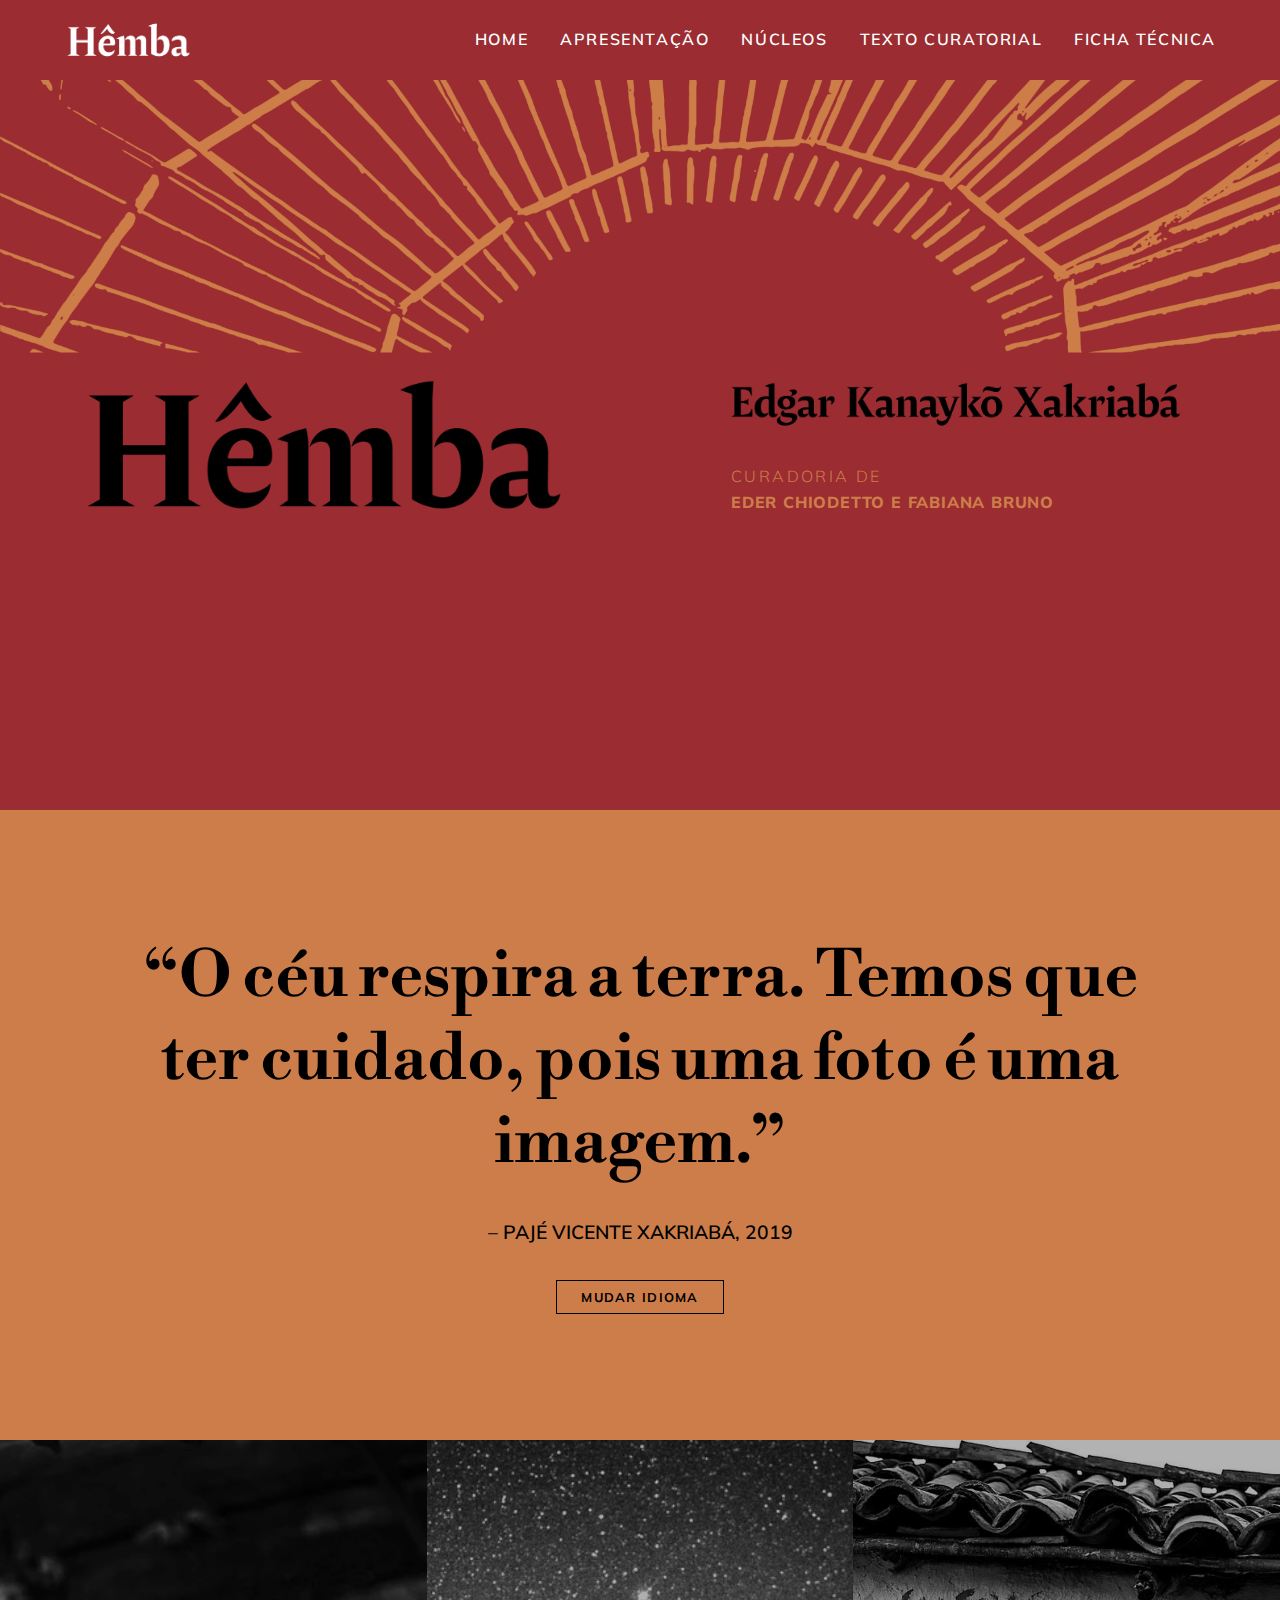
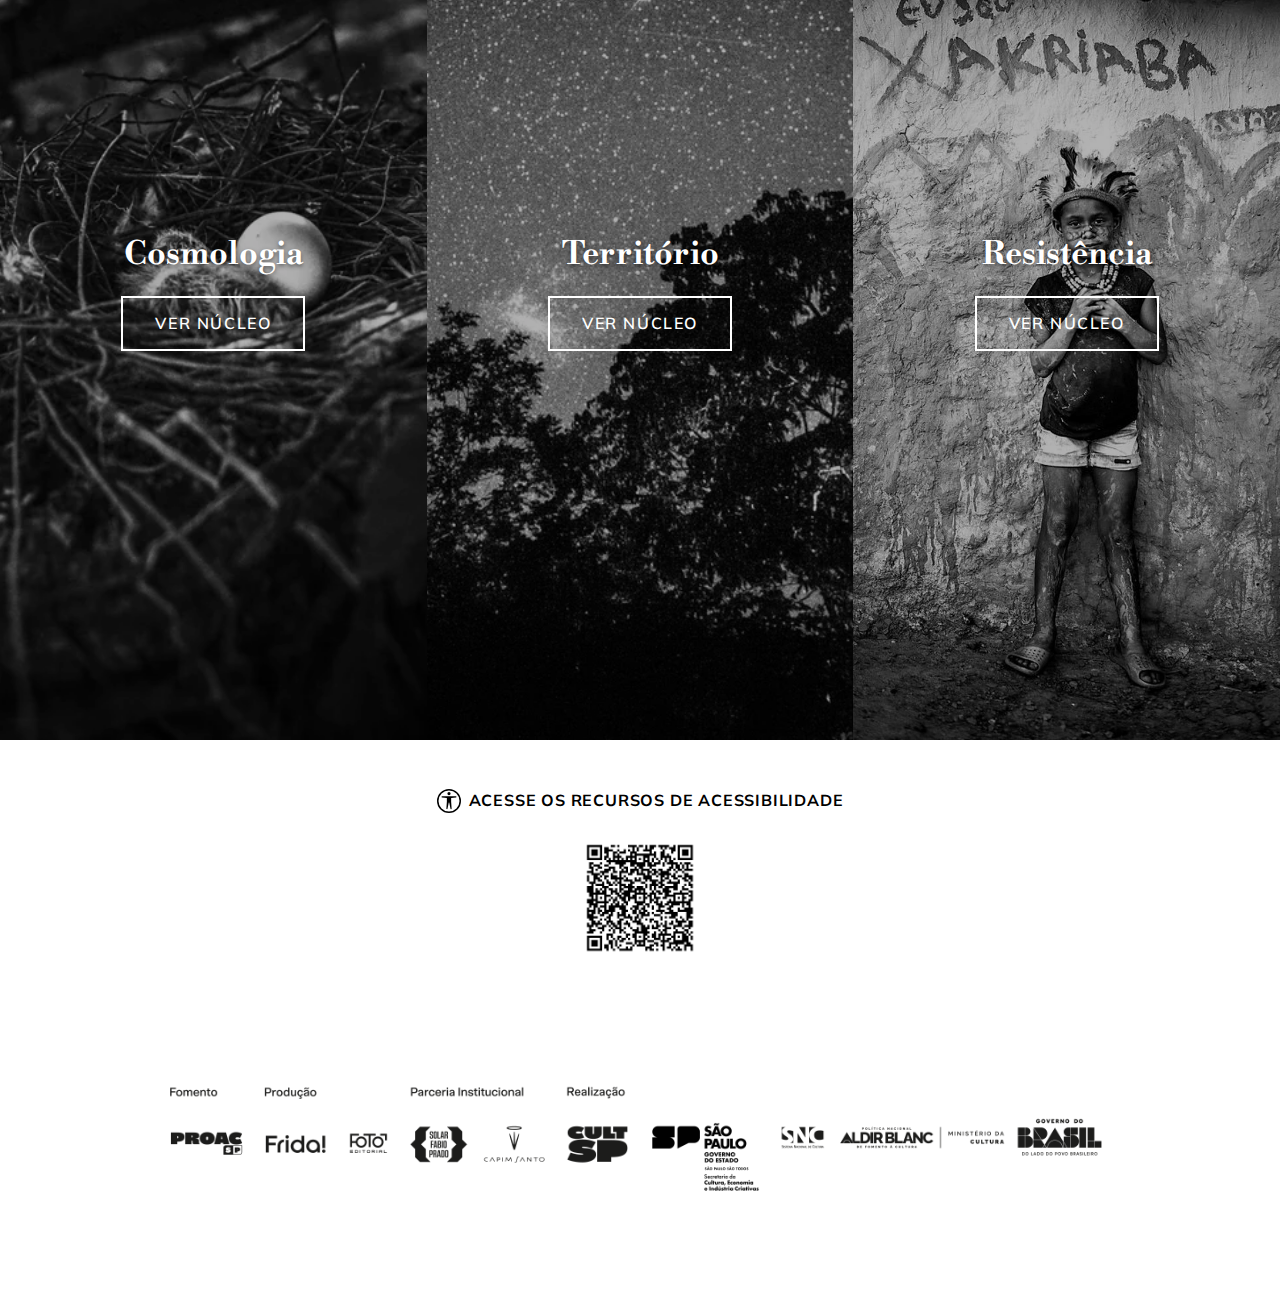
<file: index.html>
<!DOCTYPE html>
<html lang="pt-br">

<head>
    <meta charset="UTF-8">
    <meta name="viewport" content="width=device-width, initial-scale=1.0">
    <title>Hêmba - Edgar Kanaykõ Xakriabá</title>
    <meta name="description"
        content="Exposição virtual Hêmba de Edgar Kanaykõ Xakriabá. Curadoria de Eder Chiodetto e Fabiana Bruno.">

    <!-- Google Fonts -->
    <link rel="preconnect" href="https://fonts.googleapis.com">
    <link rel="preconnect" href="https://fonts.gstatic.com" crossorigin>
    <link
        href="https://fonts.googleapis.com/css2?family=Libre+Bodoni:ital,wght@0,400..700;1,400..700&family=Mulish:wght@300;400;600;700;800&display=swap"
        rel="stylesheet">

    <!-- CSS -->
    <link rel="stylesheet" href="css/style.css">
</head>

<body>

    <!-- Header / Navigation -->
    <header class="site-header">
        <a href="index.html" class="brand-link">
            <img src="assets/img/logos/Titulo_HEMBA_Preto.png" alt="Hêmba" class="header-logo">
        </a>

        <!-- Desktop Nav -->
        <nav class="desktop-nav">
            <ul class="nav-list">
                <li class="nav-item"><a href="index.html" class="nav-link">Home</a></li>
                <li class="nav-item"><a href="apresentacao.html" class="nav-link">Apresentação</a></li>
                <li class="nav-item has-dropdown">
                    <a href="#" class="nav-link">Núcleos</a>
                    <ul class="dropdown-menu">
                        <li><a href="nucleo-cosmologia.html">Cosmologia</a></li>
                        <li><a href="nucleo-territorio.html">Território</a></li>
                        <li><a href="nucleo-resistencia.html">Resistência</a></li>
                    </ul>
                </li>
                <li class="nav-item"><a href="curadoria.html" class="nav-link">Texto Curatorial</a></li>
                <li class="nav-item"><a href="ficha-tecnica.html" class="nav-link">Ficha Técnica</a></li>
            </ul>
        </nav>

        <!-- Burger Menu Button -->
        <div class="burger-menu" aria-label="Menu Mobile">
            <span class="burger-bar"></span>
            <span class="burger-bar"></span>
            <span class="burger-bar"></span>
        </div>
    </header>

    <!-- Mobile Overlay Navigation -->
    <div class="mobile-overlay">
        <ul class="mobile-nav-list">
            <li><a href="index.html" class="mobile-nav-link">Home</a></li>
            <li><a href="apresentacao.html" class="mobile-nav-link">Apresentação</a></li>

            <!-- Mobile Accordion Item -->
            <li class="mobile-accordion-item">
                <div class="accordion-header mobile-nav-link">
                    Núcleos
                    <span class="accordion-icon">+</span>
                </div>
                <ul class="accordion-content">
                    <li><a href="nucleo-cosmologia.html" class="mobile-sub-link">Cosmologia</a></li>
                    <li><a href="nucleo-territorio.html" class="mobile-sub-link">Território</a></li>
                    <li><a href="nucleo-resistencia.html" class="mobile-sub-link">Resistência</a></li>
                </ul>
            </li>

            <li><a href="curadoria.html" class="mobile-nav-link">Texto Curatorial</a></li>
            <li><a href="ficha-tecnica.html" class="mobile-nav-link">Ficha Técnica</a></li>
        </ul>
    </div>

    <!-- MAIN CONTENT -->
    <main>
        <!-- HERO SECTION -->
        <section class="hero-section">
            <img src="assets/img/logos/grafismos_painelprincipal_1920.png" class="hero-bg-pattern" alt=""
                srcset="assets/img/logos/grafismos_painelprincipal_640.png 640w, assets/img/logos/grafismos_painelprincipal_1024.png 1024w, assets/img/logos/grafismos_painelprincipal_1920.png 1920w"
                sizes="100vw">
            <div class="hero-content">
                <!-- Column 1: Title -->
                <div class="hero-col hero-col-title">
                    <img src="assets/img/logos/Titulo_HEMBA_Preto.png" alt="Hêmba" class="hero-title-img">
                </div>

                <!-- Column 2: Artist & Curator -->
                <div class="hero-col hero-col-info">
                    <img src="assets/img/logos/Nome_EDGAR_Preto.png" alt="Edgar Kanaykõ Xakriabá"
                        class="hero-artist-img">

                    <div class="hero-curatorship">
                        <p>Curadoria de</p>
                        <p><strong>Eder Chiodetto e Fabiana Bruno</strong></p>
                    </div>
                </div>
            </div>
        </section>

        <!-- QUOTE SECTION -->
        <section class="quote-section">
            <div class="quote-container">
                <blockquote class="quote-text" id="quote-text">
                    “O céu respira a terra. Temos que ter cuidado, pois uma foto é uma imagem.”
                </blockquote>
                <p class="quote-author" id="quote-author">– Pajé Vicente Xakriabá, 2019</p>
                <button class="quote-translate-btn" id="quote-translate-btn">Mudar idioma</button>
            </div>
        </section>

        <!-- NUCLEOS SECTION -->
        <section class="nucleos-section">
            <div class="nucleo-col" style="background-image: url('assets/img/salacosmo_edgar_01_a_1024.webp');">
                <div class="nucleo-overlay">
                    <h2 class="nucleo-title">Cosmologia</h2>
                    <a href="nucleo-cosmologia.html" class="nucleo-btn">Ver Núcleo</a>
                </div>
            </div>
            <div class="nucleo-col" style="background-image: url('assets/img/salaterri_edgar_02_a.jpg_1024.webp');">
                <div class="nucleo-overlay">
                    <h2 class="nucleo-title">Território</h2>
                    <a href="nucleo-territorio.html" class="nucleo-btn">Ver Núcleo</a>
                </div>
            </div>
            <div class="nucleo-col" style="background-image: url('assets/img/salaresist_edgar_06_1024.webp');">
                <div class="nucleo-overlay">
                    <h2 class="nucleo-title">Resistência</h2>
                    <a href="nucleo-resistencia.html" class="nucleo-btn">Ver Núcleo</a>
                </div>
            </div>
        </section>

        <!-- ACCESSIBILITY SECTION -->
        <section class="accessibility-section">
            <h3 class="access-title">
                <svg xmlns="http://www.w3.org/2000/svg" width="16" height="16" fill="currentColor" class="access-icon"
                    viewBox="0 0 16 16">
                    <path
                        d="M8 4.143A1.071 1.071 0 1 0 8 2a1.071 1.071 0 0 0 0 2.143m-4.668 1.47 3.24.316v2.5l-.323 4.585A.383.383 0 0 0 7 13.14l.826-4.017c.045-.18.301-.18.346 0L9 13.139a.383.383 0 0 0 .752-.125L9.43 8.43v-2.5l3.239-.316a.38.38 0 0 0-.047-.756H3.379a.38.38 0 0 0-.047.756Z" />
                    <path d="M8 0a8 8 0 1 0 0 16A8 8 0 0 0 8 0M1 8a7 7 0 1 1 14 0A7 7 0 0 1 1 8" />
                </svg>
                Acesse os recursos de acessibilidade
            </h3>
            <img src="assets/img/logos/QRHEMBA.png" alt="QR Code para recursos de acessibilidade" class="access-qr">
        </section>

        <!-- LOGOS SECTION -->
        <section class="logos-section">
            <img src="assets/img/logos/ReguadeLogos_PeB.png" alt="Logos dos parceiros e realizadores" class="logos-img">
        </section>
    </main>

    <!-- JS -->
    <script src="js/script.js"></script>

    <!-- VLibras Widget -->
    <div vw class="enabled">
        <div vw-access-button class="active"></div>
        <div vw-plugin-wrapper>
            <div class="vw-plugin-top-wrapper"></div>
        </div>
    </div>
    <script src="https://vlibras.gov.br/app/vlibras-plugin.js"></script>
    <script>
        new window.VLibras.Widget('https://vlibras.gov.br/app');
    </script>
</body>

</html>
</file>
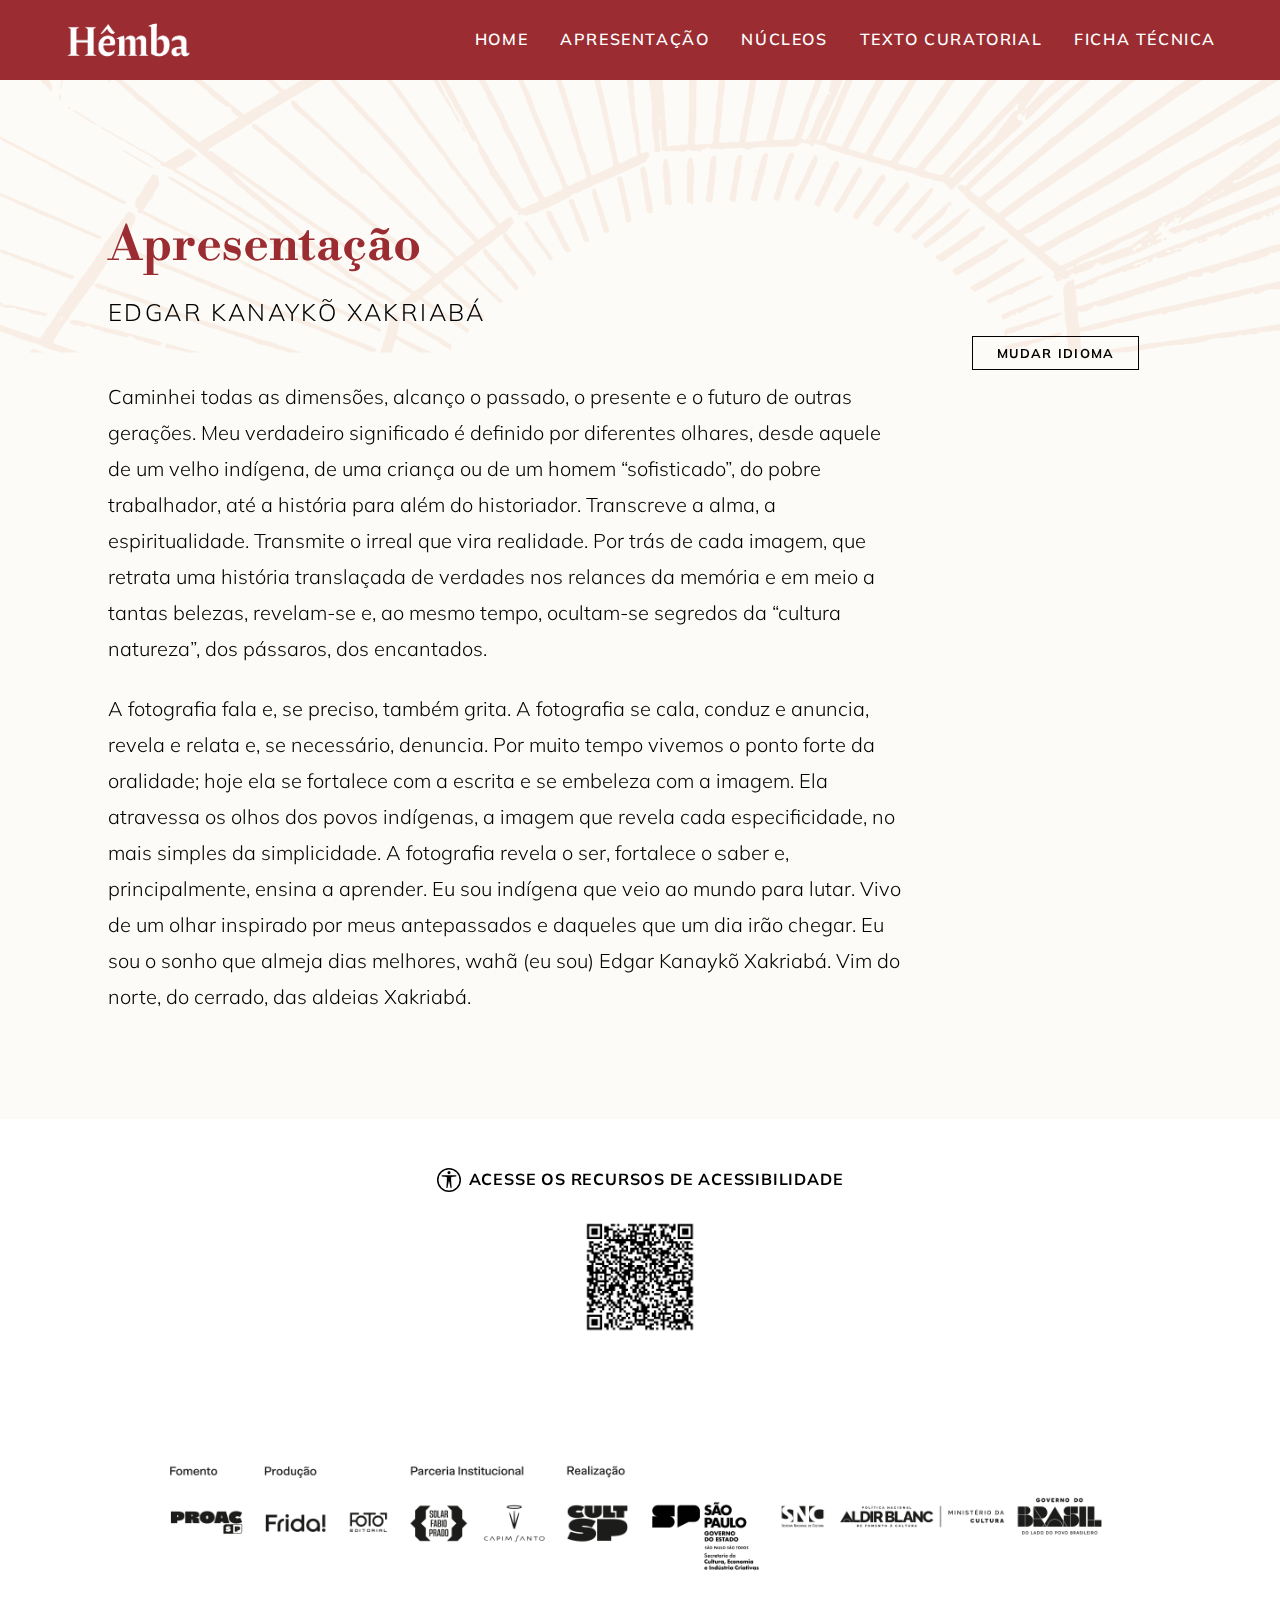
<file: apresentacao.html>
<!DOCTYPE html>
<html lang="pt-br">

<head>
    <meta charset="UTF-8">
    <meta name="viewport" content="width=device-width, initial-scale=1.0">
    <title>Hêmba - Apresentação</title>
    <meta name="description" content="Apresentação - Exposição Hêmba de Edgar Kanaykõ Xakriabá.">

    <!-- Google Fonts -->
    <link rel="preconnect" href="https://fonts.googleapis.com">
    <link rel="preconnect" href="https://fonts.gstatic.com" crossorigin>
    <link
        href="https://fonts.googleapis.com/css2?family=Libre+Bodoni:ital,wght@0,400..700;1,400..700&family=Mulish:wght@300;400;600;700;800&display=swap"
        rel="stylesheet">

    <!-- CSS -->
    <link rel="stylesheet" href="css/style.css">
</head>

<body>

    <!-- Header / Navigation -->
    <header class="site-header">
        <a href="index.html" class="brand-link">
            <img src="assets/img/logos/Titulo_HEMBA_Preto.png" alt="Hêmba" class="header-logo">
        </a>

        <!-- Desktop Nav -->
        <nav class="desktop-nav">
            <ul class="nav-list">
                <li class="nav-item"><a href="index.html" class="nav-link">Home</a></li>
                <li class="nav-item"><a href="apresentacao.html" class="nav-link">Apresentação</a></li>
                <li class="nav-item has-dropdown">
                    <a href="#" class="nav-link">Núcleos</a>
                    <ul class="dropdown-menu">
                        <li><a href="nucleo-cosmologia.html">Cosmologia</a></li>
                        <li><a href="nucleo-territorio.html">Território</a></li>
                        <li><a href="nucleo-resistencia.html">Resistência</a></li>
                    </ul>
                </li>
                <li class="nav-item"><a href="curadoria.html" class="nav-link">Texto Curatorial</a></li>
                <li class="nav-item"><a href="ficha-tecnica.html" class="nav-link">Ficha Técnica</a></li>
            </ul>
        </nav>

        <!-- Burger Menu Button -->
        <div class="burger-menu" aria-label="Menu Mobile">
            <span class="burger-bar"></span>
            <span class="burger-bar"></span>
            <span class="burger-bar"></span>
        </div>
    </header>

    <!-- Mobile Overlay Navigation -->
    <div class="mobile-overlay">
        <ul class="mobile-nav-list">
            <li><a href="index.html" class="mobile-nav-link">Home</a></li>
            <li><a href="apresentacao.html" class="mobile-nav-link">Apresentação</a></li>

            <!-- Mobile Accordion Item -->
            <li class="mobile-accordion-item">
                <div class="accordion-header mobile-nav-link">
                    Núcleos
                    <span class="accordion-icon">+</span>
                </div>
                <ul class="accordion-content">
                    <li><a href="nucleo-cosmologia.html" class="mobile-sub-link">Cosmologia</a></li>
                    <li><a href="nucleo-territorio.html" class="mobile-sub-link">Território</a></li>
                    <li><a href="nucleo-resistencia.html" class="mobile-sub-link">Resistência</a></li>
                </ul>
            </li>

            <li><a href="curadoria.html" class="mobile-nav-link">Texto Curatorial</a></li>
            <li><a href="ficha-tecnica.html" class="mobile-nav-link">Ficha Técnica</a></li>
        </ul>
    </div>

    <!-- MAIN CONTENT -->
    <main>
        <section class="apresentacao-section">
            <img src="assets/img/logos/grafismos_painelprincipal_1920.png" class="hero-bg-pattern text-page-pattern"
                alt=""
                srcset="assets/img/logos/grafismos_painelprincipal_640.png 640w, assets/img/logos/grafismos_painelprincipal_1024.png 1024w, assets/img/logos/grafismos_painelprincipal_1920.png 1920w"
                sizes="100vw">
            <div class="apresentacao-container">

                <div class="apresentacao-main">
                    <h1 class="apresentacao-title">Apresentação</h1>
                    <h2 class="apresentacao-subtitle">Edgar Kanaykõ Xakriabá</h2>

                    <div id="apresentacao-text" class="text-readability">
                        <p>Caminhei todas as dimensões, alcanço o passado, o presente e o futuro de outras gerações. Meu
                            verdadeiro significado é definido por diferentes olhares, desde aquele de um velho indígena,
                            de uma criança ou de um homem “sofisticado”, do pobre trabalhador, até a história para além
                            do historiador. Transcreve a alma, a espiritualidade. Transmite o irreal que vira realidade.
                            Por trás de cada imagem, que retrata uma história translaçada de verdades nos relances da
                            memória e em meio a tantas belezas, revelam-se e, ao mesmo tempo, ocultam-se segredos da
                            “cultura natureza”, dos pássaros, dos encantados.</p>
                        <p>A fotografia fala e, se preciso, também grita. A fotografia se cala, conduz e anuncia, revela
                            e relata e, se necessário, denuncia. Por muito tempo vivemos o ponto forte da oralidade;
                            hoje ela se fortalece com a escrita e se embeleza com a imagem. Ela atravessa os olhos dos
                            povos indígenas, a imagem que revela cada especificidade, no mais simples da simplicidade. A
                            fotografia revela o ser, fortalece o saber e, principalmente, ensina a aprender. Eu sou
                            indígena que veio ao mundo para lutar. Vivo de um olhar inspirado por meus antepassados e
                            daqueles que um dia irão chegar. Eu sou o sonho que almeja dias melhores, wahã (eu sou)
                            Edgar Kanaykõ Xakriabá. Vim do norte, do cerrado, das aldeias Xakriabá.</p>
                    </div>
                </div>

                <div class="apresentacao-sidebar">
                    <button id="apresentacao-translate-btn" class="quote-translate-btn">Mudar idioma</button>
                </div>

            </div>
        </section>

        <!-- ACCESSIBILITY SECTION -->
        <section class="accessibility-section">
            <h3 class="access-title">
                <svg xmlns="http://www.w3.org/2000/svg" width="16" height="16" fill="currentColor" class="access-icon"
                    viewBox="0 0 16 16">
                    <path
                        d="M8 4.143A1.071 1.071 0 1 0 8 2a1.071 1.071 0 0 0 0 2.143m-4.668 1.47 3.24.316v2.5l-.323 4.585A.383.383 0 0 0 7 13.14l.826-4.017c.045-.18.301-.18.346 0L9 13.139a.383.383 0 0 0 .752-.125L9.43 8.43v-2.5l3.239-.316a.38.38 0 0 0-.047-.756H3.379a.38.38 0 0 0-.047.756Z" />
                    <path d="M8 0a8 8 0 1 0 0 16A8 8 0 0 0 8 0M1 8a7 7 0 1 1 14 0A7 7 0 0 1 1 8" />
                </svg>
                Acesse os recursos de acessibilidade
            </h3>
            <img src="assets/img/logos/QRHEMBA.png" alt="QR Code para recursos de acessibilidade" class="access-qr">
        </section>

        <!-- LOGOS SECTION -->
        <section class="logos-section">
            <img src="assets/img/logos/ReguadeLogos_PeB.png" alt="Logos dos parceiros e realizadores" class="logos-img">
        </section>
    </main>

    <!-- JS -->
    <script src="js/script.js"></script>

    <!-- VLibras Widget -->
    <div vw class="enabled">
        <div vw-access-button class="active"></div>
        <div vw-plugin-wrapper>
            <div class="vw-plugin-top-wrapper"></div>
        </div>
    </div>
    <script src="https://vlibras.gov.br/app/vlibras-plugin.js"></script>
    <script>
        new window.VLibras.Widget('https://vlibras.gov.br/app');
    </script>
</body>

</html>
</file>
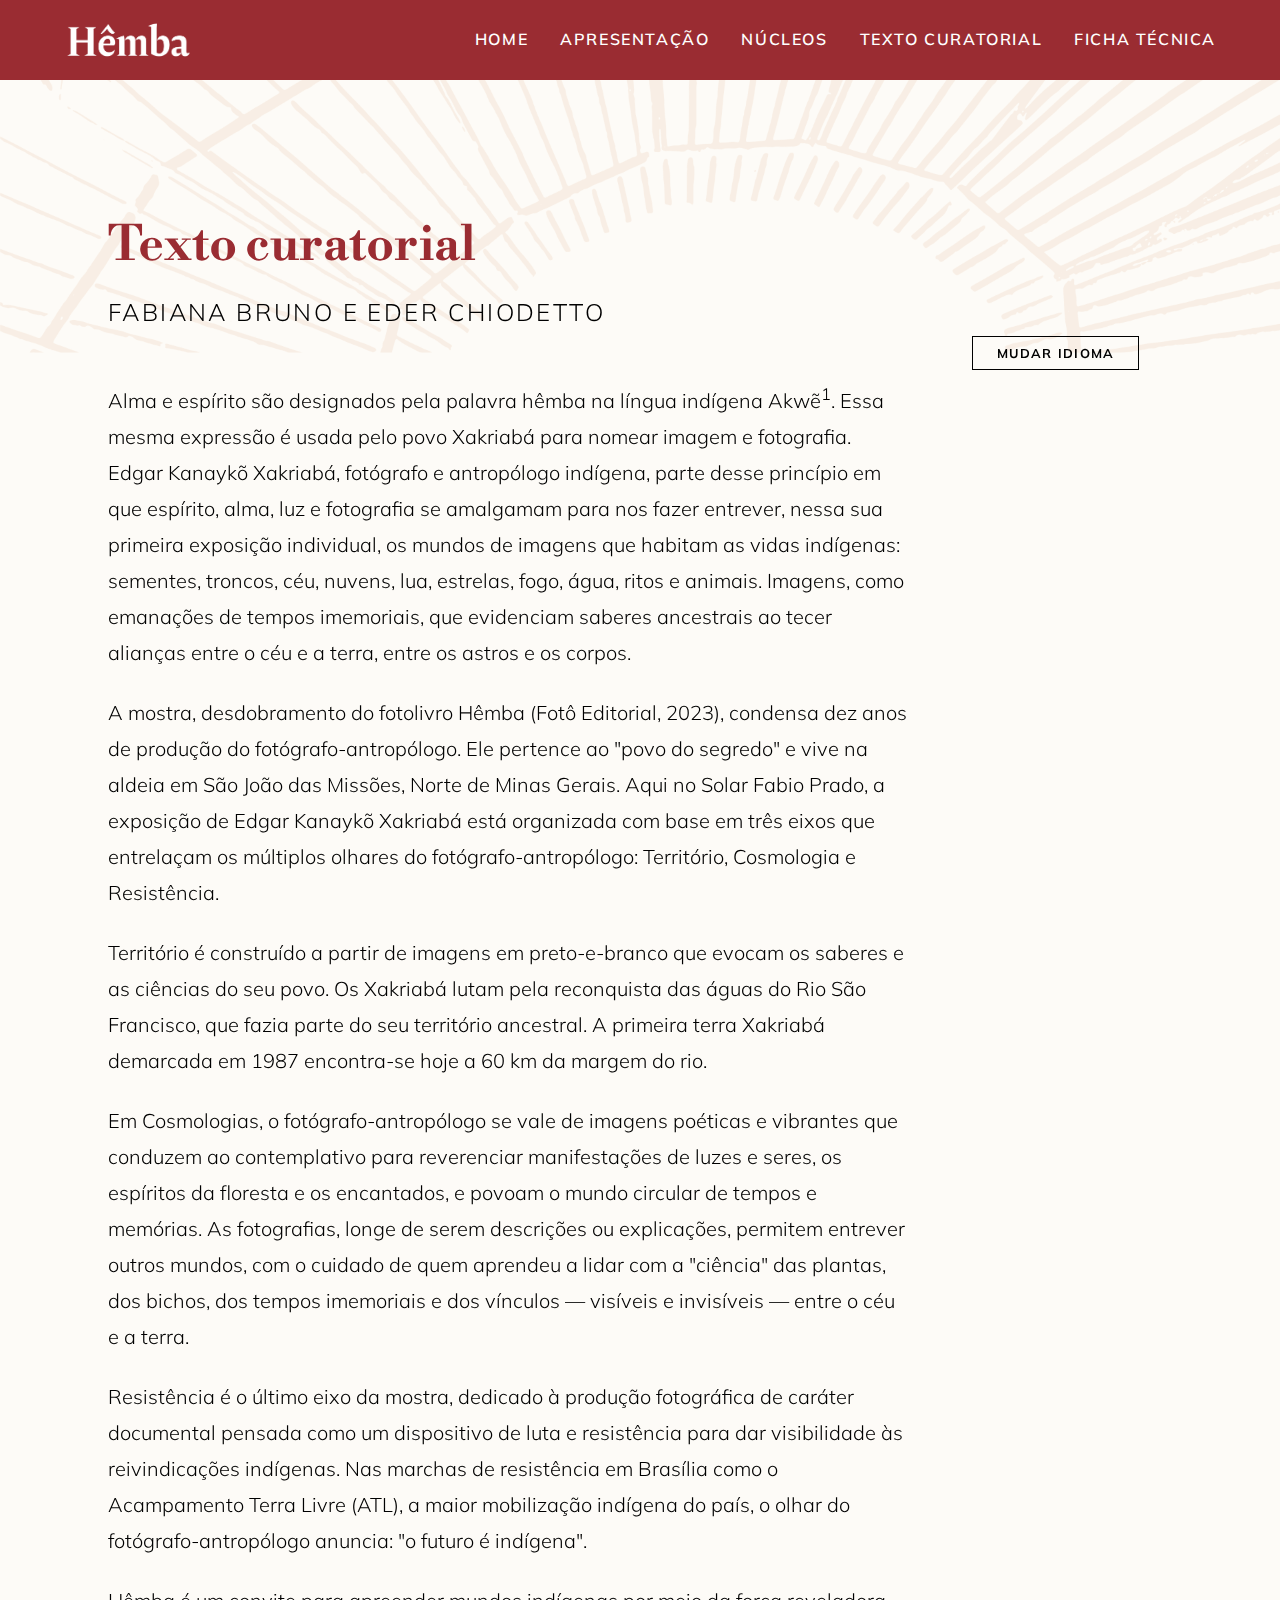
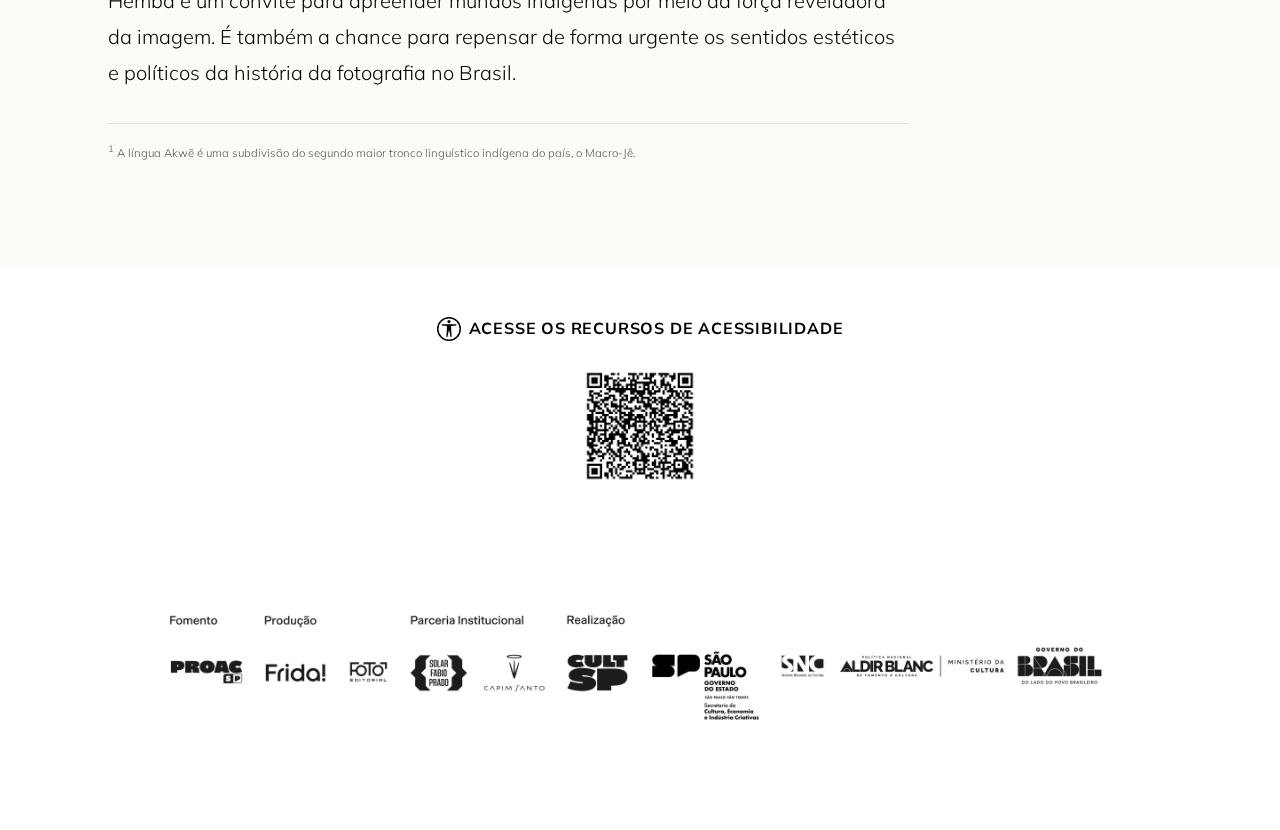
<file: curadoria.html>
<!DOCTYPE html>
<html lang="pt-br">

<head>
    <meta charset="UTF-8">
    <meta name="viewport" content="width=device-width, initial-scale=1.0">
    <title>Hêmba - Texto Curatorial</title>
    <meta name="description" content="Texto Curatorial - Exposição Hêmba de Edgar Kanaykõ Xakriabá.">

    <!-- Google Fonts -->
    <link rel="preconnect" href="https://fonts.googleapis.com">
    <link rel="preconnect" href="https://fonts.gstatic.com" crossorigin>
    <link
        href="https://fonts.googleapis.com/css2?family=Libre+Bodoni:ital,wght@0,400..700;1,400..700&family=Mulish:wght@300;400;600;700;800&display=swap"
        rel="stylesheet">

    <!-- CSS -->
    <link rel="stylesheet" href="css/style.css">
</head>

<body>

    <!-- Header / Navigation -->
    <header class="site-header">
        <a href="index.html" class="brand-link">
            <img src="assets/img/logos/Titulo_HEMBA_Preto.png" alt="Hêmba" class="header-logo">
        </a>

        <!-- Desktop Nav -->
        <nav class="desktop-nav">
            <ul class="nav-list">
                <li class="nav-item"><a href="index.html" class="nav-link">Home</a></li>
                <li class="nav-item"><a href="apresentacao.html" class="nav-link">Apresentação</a></li>
                <li class="nav-item has-dropdown">
                    <a href="#" class="nav-link">Núcleos</a>
                    <ul class="dropdown-menu">
                        <li><a href="nucleo-cosmologia.html">Cosmologia</a></li>
                        <li><a href="nucleo-territorio.html">Território</a></li>
                        <li><a href="nucleo-resistencia.html">Resistência</a></li>
                    </ul>
                </li>
                <li class="nav-item"><a href="curadoria.html" class="nav-link">Texto Curatorial</a></li>
                <li class="nav-item"><a href="ficha-tecnica.html" class="nav-link">Ficha Técnica</a></li>
            </ul>
        </nav>

        <!-- Burger Menu Button -->
        <div class="burger-menu" aria-label="Menu Mobile">
            <span class="burger-bar"></span>
            <span class="burger-bar"></span>
            <span class="burger-bar"></span>
        </div>
    </header>

    <!-- Mobile Overlay Navigation -->
    <div class="mobile-overlay">
        <ul class="mobile-nav-list">
            <li><a href="index.html" class="mobile-nav-link">Home</a></li>
            <li><a href="apresentacao.html" class="mobile-nav-link">Apresentação</a></li>

            <!-- Mobile Accordion Item -->
            <li class="mobile-accordion-item">
                <div class="accordion-header mobile-nav-link">
                    Núcleos
                    <span class="accordion-icon">+</span>
                </div>
                <ul class="accordion-content">
                    <li><a href="nucleo-cosmologia.html" class="mobile-sub-link">Cosmologia</a></li>
                    <li><a href="nucleo-territorio.html" class="mobile-sub-link">Território</a></li>
                    <li><a href="nucleo-resistencia.html" class="mobile-sub-link">Resistência</a></li>
                </ul>
            </li>

            <li><a href="curadoria.html" class="mobile-nav-link">Texto Curatorial</a></li>
            <li><a href="ficha-tecnica.html" class="mobile-nav-link">Ficha Técnica</a></li>
        </ul>
    </div>

    <!-- MAIN CONTENT -->
    <main>
        <section class="apresentacao-section">
            <img src="assets/img/logos/grafismos_painelprincipal_1920.png" class="hero-bg-pattern text-page-pattern"
                alt=""
                srcset="assets/img/logos/grafismos_painelprincipal_640.png 640w, assets/img/logos/grafismos_painelprincipal_1024.png 1024w, assets/img/logos/grafismos_painelprincipal_1920.png 1920w"
                sizes="100vw">
            <div class="apresentacao-container">

                <div class="apresentacao-main">
                    <h1 class="apresentacao-title">Texto curatorial</h1>
                    <h2 class="apresentacao-subtitle">Fabiana Bruno e Eder Chiodetto</h2>

                    <div id="curadoria-text" class="text-readability">
                        <p>Alma e espírito são designados pela palavra hêmba na língua indígena Akwẽ<sup>1</sup>. Essa
                            mesma expressão é usada pelo povo Xakriabá para nomear imagem e fotografia. Edgar Kanaykõ
                            Xakriabá, fotógrafo e antropólogo indígena, parte desse princípio em que espírito, alma, luz
                            e fotografia se amalgamam para nos fazer entrever, nessa sua primeira exposição individual,
                            os mundos de imagens que habitam as vidas indígenas: sementes, troncos, céu, nuvens, lua,
                            estrelas, fogo, água, ritos e animais. Imagens, como emanações de tempos imemoriais, que
                            evidenciam saberes ancestrais ao tecer alianças entre o céu e a terra, entre os astros e os
                            corpos.</p>
                        <p>A mostra, desdobramento do fotolivro Hêmba (Fotô Editorial, 2023), condensa dez anos de
                            produção do fotógrafo-antropólogo. Ele pertence ao "povo do segredo" e vive na aldeia em São
                            João das Missões, Norte de Minas Gerais. Aqui no Solar Fabio Prado, a exposição de Edgar
                            Kanaykõ Xakriabá está organizada com base em três eixos que entrelaçam os múltiplos olhares
                            do fotógrafo-antropólogo: Território, Cosmologia e Resistência.</p>
                        <p>Território é construído a partir de imagens em preto-e-branco que evocam os saberes e as
                            ciências do seu povo. Os Xakriabá lutam pela reconquista das águas do Rio São Francisco, que
                            fazia parte do seu território ancestral. A primeira terra Xakriabá demarcada em 1987
                            encontra-se hoje a 60 km da margem do rio.</p>
                        <p>Em Cosmologias, o fotógrafo-antropólogo se vale de imagens poéticas e vibrantes que conduzem
                            ao contemplativo para reverenciar manifestações de luzes e seres, os espíritos da floresta e
                            os encantados, e povoam o mundo circular de tempos e memórias. As fotografias, longe de
                            serem descrições ou explicações, permitem entrever outros mundos, com o cuidado de quem
                            aprendeu a lidar com a "ciência" das plantas, dos bichos, dos tempos imemoriais e dos
                            vínculos — visíveis e invisíveis — entre o céu e a terra.</p>
                        <p>Resistência é o último eixo da mostra, dedicado à produção fotográfica de caráter documental
                            pensada como um dispositivo de luta e resistência para dar visibilidade às reivindicações
                            indígenas. Nas marchas de resistência em Brasília como o Acampamento Terra Livre (ATL), a
                            maior mobilização indígena do país, o olhar do fotógrafo-antropólogo anuncia: "o futuro é
                            indígena".</p>
                        <p>Hêmba é um convite para apreender mundos indígenas por meio da força reveladora da imagem. É
                            também a chance para repensar de forma urgente os sentidos estéticos e políticos da história
                            da fotografia no Brasil.</p>

                        <p class="footnote"><small><sup>1</sup> A língua Akwẽ é uma subdivisão do segundo maior tronco
                                linguístico indígena do país, o Macro-Jê.</small></p>
                    </div>
                </div>

                <div class="apresentacao-sidebar">
                    <button id="curadoria-translate-btn" class="quote-translate-btn">Mudar idioma</button>
                </div>

            </div>
        </section>

        <!-- ACCESSIBILITY SECTION -->
        <section class="accessibility-section">
            <h3 class="access-title">
                <svg xmlns="http://www.w3.org/2000/svg" width="16" height="16" fill="currentColor" class="access-icon"
                    viewBox="0 0 16 16">
                    <path
                        d="M8 4.143A1.071 1.071 0 1 0 8 2a1.071 1.071 0 0 0 0 2.143m-4.668 1.47 3.24.316v2.5l-.323 4.585A.383.383 0 0 0 7 13.14l.826-4.017c.045-.18.301-.18.346 0L9 13.139a.383.383 0 0 0 .752-.125L9.43 8.43v-2.5l3.239-.316a.38.38 0 0 0-.047-.756H3.379a.38.38 0 0 0-.047.756Z" />
                    <path d="M8 0a8 8 0 1 0 0 16A8 8 0 0 0 8 0M1 8a7 7 0 1 1 14 0A7 7 0 0 1 1 8" />
                </svg>
                Acesse os recursos de acessibilidade
            </h3>
            <img src="assets/img/logos/QRHEMBA.png" alt="QR Code para recursos de acessibilidade" class="access-qr">
        </section>

        <!-- LOGOS SECTION -->
        <section class="logos-section">
            <img src="assets/img/logos/ReguadeLogos_PeB.png" alt="Logos dos parceiros e realizadores" class="logos-img">
        </section>
    </main>

    <!-- JS -->
    <script src="js/script.js"></script>

    <!-- VLibras Widget -->
    <div vw class="enabled">
        <div vw-access-button class="active"></div>
        <div vw-plugin-wrapper>
            <div class="vw-plugin-top-wrapper"></div>
        </div>
    </div>
    <script src="https://vlibras.gov.br/app/vlibras-plugin.js"></script>
    <script>
        new window.VLibras.Widget('https://vlibras.gov.br/app');
    </script>
</body>

</html>
</file>
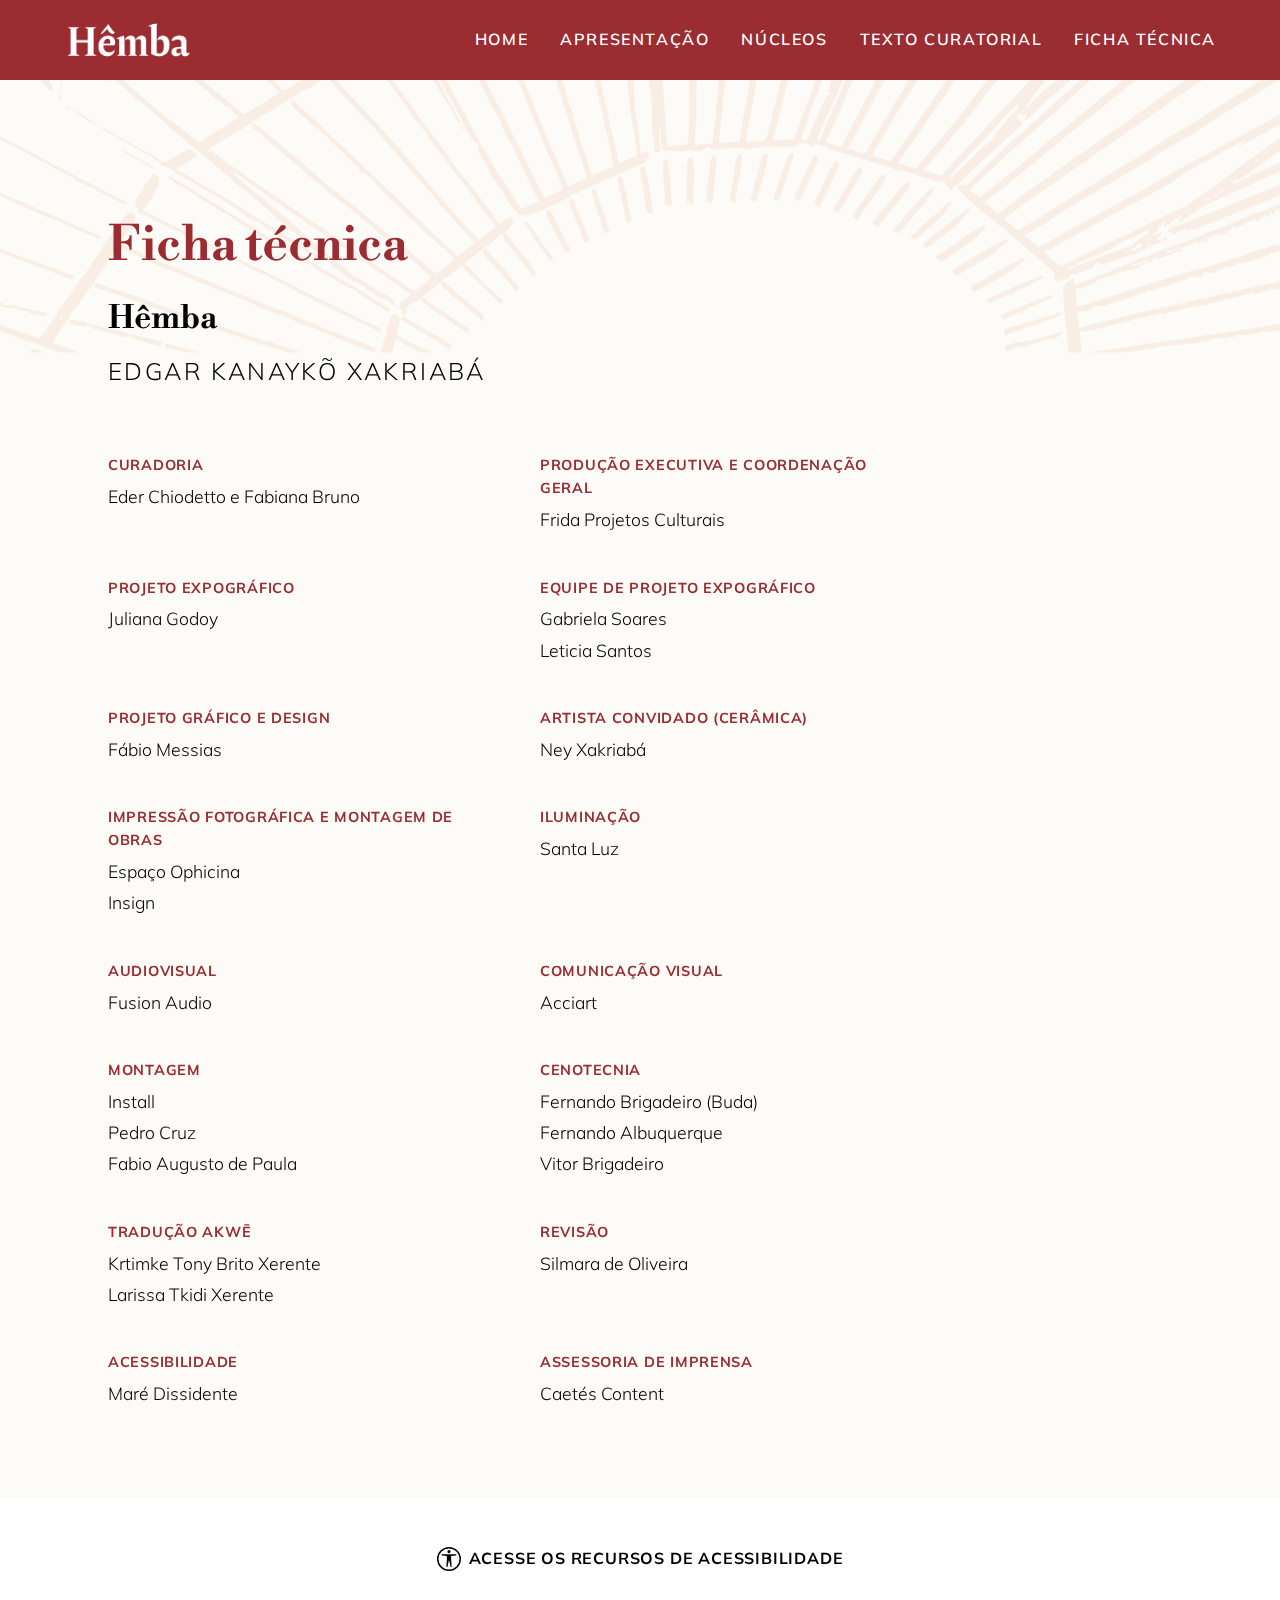
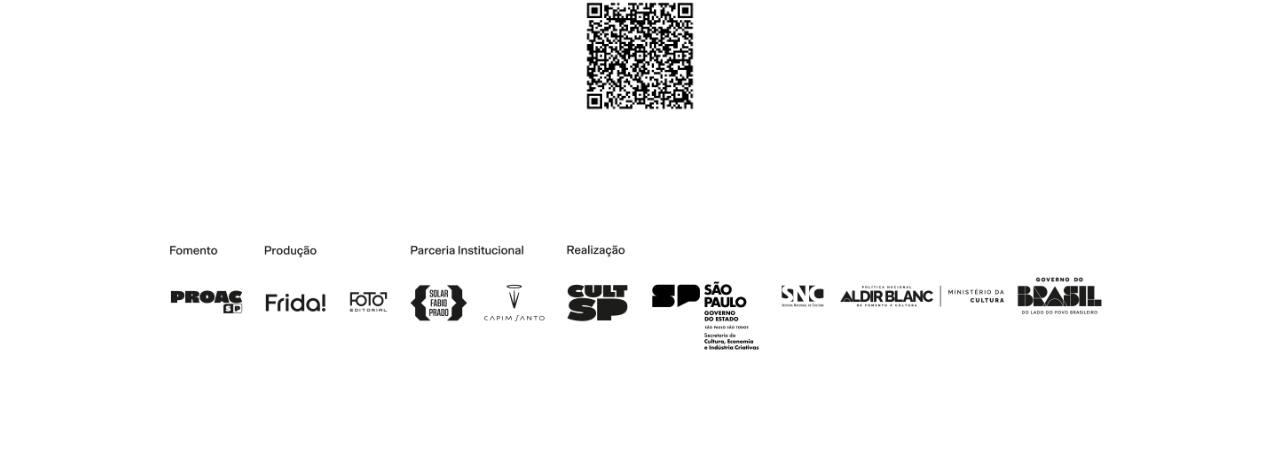
<file: ficha-tecnica.html>
<!DOCTYPE html>
<html lang="pt-br">

<head>
    <meta charset="UTF-8">
    <meta name="viewport" content="width=device-width, initial-scale=1.0">
    <title>Hêmba - Ficha Técnica</title>
    <meta name="description" content="Ficha Técnica - Exposição Hêmba de Edgar Kanaykõ Xakriabá.">

    <!-- Google Fonts -->
    <link rel="preconnect" href="https://fonts.googleapis.com">
    <link rel="preconnect" href="https://fonts.gstatic.com" crossorigin>
    <link
        href="https://fonts.googleapis.com/css2?family=Libre+Bodoni:ital,wght@0,400..700;1,400..700&family=Mulish:wght@300;400;600;700;800&display=swap"
        rel="stylesheet">

    <!-- CSS -->
    <link rel="stylesheet" href="css/style.css">
</head>

<body>

    <!-- Header / Navigation -->
    <header class="site-header">
        <a href="index.html" class="brand-link">
            <img src="assets/img/logos/Titulo_HEMBA_Preto.png" alt="Hêmba" class="header-logo">
        </a>

        <!-- Desktop Nav -->
        <nav class="desktop-nav">
            <ul class="nav-list">
                <li class="nav-item"><a href="index.html" class="nav-link">Home</a></li>
                <li class="nav-item"><a href="apresentacao.html" class="nav-link">Apresentação</a></li>
                <li class="nav-item has-dropdown">
                    <a href="#" class="nav-link">Núcleos</a>
                    <ul class="dropdown-menu">
                        <li><a href="nucleo-cosmologia.html">Cosmologia</a></li>
                        <li><a href="nucleo-territorio.html">Território</a></li>
                        <li><a href="nucleo-resistencia.html">Resistência</a></li>
                    </ul>
                </li>
                <li class="nav-item"><a href="curadoria.html" class="nav-link">Texto Curatorial</a></li>
                <li class="nav-item"><a href="ficha-tecnica.html" class="nav-link">Ficha Técnica</a></li>
            </ul>
        </nav>

        <!-- Burger Menu Button -->
        <div class="burger-menu" aria-label="Menu Mobile">
            <span class="burger-bar"></span>
            <span class="burger-bar"></span>
            <span class="burger-bar"></span>
        </div>
    </header>

    <!-- Mobile Overlay Navigation -->
    <div class="mobile-overlay">
        <ul class="mobile-nav-list">
            <li><a href="index.html" class="mobile-nav-link">Home</a></li>
            <li><a href="apresentacao.html" class="mobile-nav-link">Apresentação</a></li>

            <!-- Mobile Accordion Item -->
            <li class="mobile-accordion-item">
                <div class="accordion-header mobile-nav-link">
                    Núcleos
                    <span class="accordion-icon">+</span>
                </div>
                <ul class="accordion-content">
                    <li><a href="nucleo-cosmologia.html" class="mobile-sub-link">Cosmologia</a></li>
                    <li><a href="nucleo-territorio.html" class="mobile-sub-link">Território</a></li>
                    <li><a href="nucleo-resistencia.html" class="mobile-sub-link">Resistência</a></li>
                </ul>
            </li>

            <li><a href="curadoria.html" class="mobile-nav-link">Texto Curatorial</a></li>
            <li><a href="ficha-tecnica.html" class="mobile-nav-link">Ficha Técnica</a></li>
        </ul>
    </div>

    <!-- MAIN CONTENT -->
    <main>
        <section class="apresentacao-section">
            <img src="assets/img/logos/grafismos_painelprincipal_1920.png" class="hero-bg-pattern text-page-pattern"
                alt=""
                srcset="assets/img/logos/grafismos_painelprincipal_640.png 640w, assets/img/logos/grafismos_painelprincipal_1024.png 1024w, assets/img/logos/grafismos_painelprincipal_1920.png 1920w"
                sizes="100vw">
            <div class="apresentacao-container">

                <div class="apresentacao-main">
                    <h1 class="apresentacao-title">Ficha técnica</h1>

                    <div class="ficha-content">

                        <div class="ficha-main-info">
                            <h2 class="ficha-exhibition">Hêmba</h2>
                            <p class="ficha-artist">Edgar Kanaykõ Xakriabá</p>
                        </div>

                        <div class="ficha-grid">
                            <div class="ficha-item">
                                <h3 class="ficha-role">Curadoria</h3>
                                <p class="ficha-name">Eder Chiodetto e Fabiana Bruno</p>
                            </div>

                            <div class="ficha-item">
                                <h3 class="ficha-role">Produção Executiva e Coordenação Geral</h3>
                                <p class="ficha-name">Frida Projetos Culturais</p>
                            </div>

                            <div class="ficha-item">
                                <h3 class="ficha-role">Projeto Expográfico</h3>
                                <p class="ficha-name">Juliana Godoy</p>
                            </div>

                            <div class="ficha-item">
                                <h3 class="ficha-role">Equipe de projeto expográfico</h3>
                                <p class="ficha-name">Gabriela Soares</p>
                                <p class="ficha-name">Leticia Santos</p>
                            </div>

                            <div class="ficha-item">
                                <h3 class="ficha-role">Projeto Gráfico e Design</h3>
                                <p class="ficha-name">Fábio Messias</p>
                            </div>

                            <div class="ficha-item">
                                <h3 class="ficha-role">Artista convidado (Cerâmica)</h3>
                                <p class="ficha-name">Ney Xakriabá</p>
                            </div>

                            <div class="ficha-item">
                                <h3 class="ficha-role">Impressão Fotográfica e Montagem de obras</h3>
                                <p class="ficha-name">Espaço Ophicina</p>
                                <p class="ficha-name">Insign</p>
                            </div>

                            <div class="ficha-item">
                                <h3 class="ficha-role">Iluminação</h3>
                                <p class="ficha-name">Santa Luz</p>
                            </div>

                            <div class="ficha-item">
                                <h3 class="ficha-role">Audiovisual</h3>
                                <p class="ficha-name">Fusion Audio</p>
                            </div>

                            <div class="ficha-item">
                                <h3 class="ficha-role">Comunicação Visual</h3>
                                <p class="ficha-name">Acciart</p>
                            </div>

                            <div class="ficha-item">
                                <h3 class="ficha-role">Montagem</h3>
                                <p class="ficha-name">Install</p>
                                <p class="ficha-name">Pedro Cruz</p>
                                <p class="ficha-name">Fabio Augusto de Paula</p>
                            </div>

                            <div class="ficha-item">
                                <h3 class="ficha-role">Cenotecnia</h3>
                                <p class="ficha-name">Fernando Brigadeiro (Buda)</p>
                                <p class="ficha-name">Fernando Albuquerque</p>
                                <p class="ficha-name">Vitor Brigadeiro</p>
                            </div>

                            <div class="ficha-item">
                                <h3 class="ficha-role">Tradução AKWĒ</h3>
                                <p class="ficha-name">Krtimke Tony Brito Xerente</p>
                                <p class="ficha-name">Larissa Tkidi Xerente</p>
                            </div>

                            <div class="ficha-item">
                                <h3 class="ficha-role">Revisão</h3>
                                <p class="ficha-name">Silmara de Oliveira</p>
                            </div>

                            <div class="ficha-item">
                                <h3 class="ficha-role">Acessibilidade</h3>
                                <p class="ficha-name">Maré Dissidente</p>
                            </div>

                            <div class="ficha-item">
                                <h3 class="ficha-role">Assessoria de Imprensa</h3>
                                <p class="ficha-name">Caetés Content</p>
                            </div>
                        </div>

                    </div>
                </div>

                <!-- Empty sidebar to maintain layout alignment if needed, or remove to center -->
                <!-- Use toggle-container class for empty sidebar match? -->
                <div class="apresentacao-sidebar">
                    <!-- No button -->
                </div>

            </div>
        </section>

        <!-- ACCESSIBILITY SECTION -->
        <section class="accessibility-section">
            <h3 class="access-title">
                <svg xmlns="http://www.w3.org/2000/svg" width="16" height="16" fill="currentColor" class="access-icon"
                    viewBox="0 0 16 16">
                    <path
                        d="M8 4.143A1.071 1.071 0 1 0 8 2a1.071 1.071 0 0 0 0 2.143m-4.668 1.47 3.24.316v2.5l-.323 4.585A.383.383 0 0 0 7 13.14l.826-4.017c.045-.18.301-.18.346 0L9 13.139a.383.383 0 0 0 .752-.125L9.43 8.43v-2.5l3.239-.316a.38.38 0 0 0-.047-.756H3.379a.38.38 0 0 0-.047.756Z" />
                    <path d="M8 0a8 8 0 1 0 0 16A8 8 0 0 0 8 0M1 8a7 7 0 1 1 14 0A7 7 0 0 1 1 8" />
                </svg>
                Acesse os recursos de acessibilidade
            </h3>
            <img src="assets/img/logos/QRHEMBA.png" alt="QR Code para recursos de acessibilidade" class="access-qr">
        </section>

        <!-- LOGOS SECTION -->
        <section class="logos-section">
            <img src="assets/img/logos/ReguadeLogos_PeB.png" alt="Logos dos parceiros e realizadores" class="logos-img">
        </section>
    </main>

    <!-- JS -->
    <script src="js/script.js"></script>

    <!-- VLibras Widget -->
    <div vw class="enabled">
        <div vw-access-button class="active"></div>
        <div vw-plugin-wrapper>
            <div class="vw-plugin-top-wrapper"></div>
        </div>
    </div>
    <script src="https://vlibras.gov.br/app/vlibras-plugin.js"></script>
    <script>
        new window.VLibras.Widget('https://vlibras.gov.br/app');
    </script>
</body>

</html>
</file>
<file: css/style.css>
/* CSS Variables & Theme Setup */
:root {
    --primary-red: #9a2c32;
    --secondary-ochre: #cd7d49;
    --white: #ffffff;
    --black: #000000;

    --font-display: 'Libre Bodoni', serif;
    --font-body: 'Mulish', sans-serif;

    --header-height: 80px;
}

/* Reset & Base Styles */
* {
    margin: 0;
    padding: 0;
    box-sizing: border-box;
}

html {
    scroll-behavior: smooth;
    font-size: 16px;
}

body {
    font-family: var(--font-body);
    font-weight: 400;
    color: var(--black);
    background-color: var(--white);
    line-height: 1.6;
    overflow-x: hidden;
}

img {
    max-width: 100%;
    height: auto;
    display: block;
    object-fit: cover;
}

a {
    text-decoration: none;
    color: inherit;
    transition: color 0.3s ease;
}

a:focus-visible,
button:focus-visible,
summary:focus-visible {
    outline: 2px dashed var(--black);
    outline-offset: 4px;
}

ul {
    list-style: none;
}

/* Typography Classes */
.h1-display {
    font-family: var(--font-display);
    font-weight: 700;
    line-height: 1.1;
}

.text-body {
    font-family: var(--font-body);
}

/* HEADER STYLE */
.site-header {
    position: fixed;
    top: 0;
    left: 0;
    width: 100%;
    height: var(--header-height);
    background-color: var(--primary-red);
    /* Changed to primary-red */
    display: flex;
    align-items: center;
    justify-content: space-between;
    padding: 0 5%;
    z-index: 1000;
    padding: 0 5%;
    z-index: 1000;
    transition: background-color 0.3s ease, transform 0.3s ease;
}

.site-header.hidden {
    transform: translateY(-100%);
}

.brand-link {
    display: flex;
    align-items: center;
    height: 100%;
    transition: opacity 0.3s ease;
}

.header-logo {
    height: 40px;
    /* Resize logo */
    width: auto;
    object-fit: contain;
    filter: brightness(0) invert(1);
    /* Make logo white */
}

/* Desktop Navigation */
.desktop-nav {
    display: none;
    /* Mobile first hidden */
}

@media (min-width: 1024px) {
    .desktop-nav {
        display: block;
    }

    .nav-list {
        display: flex;
        gap: 2rem;
        align-items: center;
    }

    .nav-item {
        position: relative;
    }

    .nav-link {
        font-family: var(--font-body);
        font-size: 1rem;
        font-weight: 600;
        text-transform: uppercase;
        letter-spacing: 0.1em;
        position: relative;
        color: var(--white);
        /* White text for better reading on red bg */
    }

    .nav-link::after {
        content: '';
        position: absolute;
        bottom: -4px;
        left: 0;
        width: 0%;
        height: 2px;
        background-color: var(--white);
        /* White underline */
        transition: width 0.3s ease;
    }

    .nav-link:hover::after,
    .nav-item:hover .nav-link::after {
        width: 100%;
    }

    /* Dropdown */
    .dropdown-menu {
        position: absolute;
        top: 100%;
        left: 0;
        background-color: var(--primary-red);
        /* Match Header BG */
        min-width: 180px;
        padding: 0.5rem 0;
        box-shadow: 0 4px 12px rgba(0, 0, 0, 0.2);
        opacity: 0;
        visibility: hidden;
        transform: translateY(10px);
        transition: all 0.3s ease;
        border-top: 1px solid rgba(255, 255, 255, 0.2);
    }

    .nav-item.has-dropdown:hover .dropdown-menu {
        opacity: 1;
        visibility: visible;
        transform: translateY(0);
    }

    .dropdown-menu li a {
        display: block;
        padding: 0.75rem 1.5rem;
        font-size: 0.9rem;
        /* Slightly smaller than main nav */
        font-weight: 600;
        text-transform: uppercase;
        letter-spacing: 0.1em;
        color: var(--white);
        /* White text */
        transition: background-color 0.3s ease;
    }

    .dropdown-menu li a:hover {
        background-color: var(--secondary-ochre);
        /* Ochre on hover */
        color: var(--white);
    }
}

/* Mobile Menu Button */
.burger-menu {
    display: flex;
    flex-direction: column;
    justify-content: space-between;
    width: 30px;
    height: 20px;
    cursor: pointer;
    z-index: 1001;
    /* Above overlay */
}

@media (min-width: 1024px) {
    .burger-menu {
        display: none;
    }
}

.burger-bar {
    width: 100%;
    height: 3px;
    background-color: var(--white);
    /* White burger menu on red bg */
    transition: all 0.3s ease;
}

/* Burger Animation State */
.mobile-active .burger-bar:nth-child(1) {
    transform: rotate(45deg) translate(6px, 6px);
    background-color: var(--white);
}

.mobile-active .burger-bar:nth-child(2) {
    opacity: 0;
}

.mobile-active .burger-bar:nth-child(3) {
    transform: rotate(-45deg) translate(6px, -6px);
    background-color: var(--white);
}

/* Mobile Overlay */
.mobile-overlay {
    position: fixed;
    top: 0;
    left: 0;
    width: 100%;
    height: 100vh;
    background-color: var(--primary-red);
    display: flex;
    flex-direction: column;
    justify-content: center;
    /* Center vertically */
    align-items: flex-start;
    /* Left Align */
    padding-left: 10%;
    /* Left padding */
    transform: translateX(100%);
    transition: transform 0.4s cubic-bezier(0.77, 0, 0.175, 1);
    z-index: 1000;
}

.mobile-overlay.active {
    transform: translateX(0);
}

.mobile-nav-list {
    text-align: left;
    /* Left Align */
    display: flex;
    flex-direction: column;
    gap: 1.5rem;
    width: 100%;
}

.mobile-nav-link {
    font-family: var(--font-body);
    /* Changed to Mulish */
    font-size: 2rem;
    color: var(--white);
    font-weight: 700;
    text-transform: uppercase;
    /* All Caps */
    opacity: 0;
    transform: translateY(20px);
    transition: all 0.4s ease;
    cursor: pointer;
    display: flex;
    align-items: center;
    justify-content: space-between;
    width: 100%;
    max-width: 300px;
}

/* Mobile Accordion */
.accordion-content {
    max-height: 0;
    overflow: hidden;
    transition: max-height 0.3s ease;
    padding-left: 1rem;
    display: flex;
    flex-direction: column;
    gap: 1rem;
    margin-top: 0.5rem;
}

.accordion-content.open {
    max-height: 200px;
    /* Arbitrary large enough height */
}

.mobile-sub-link {
    font-family: var(--font-body);
    font-size: 1.2rem;
    color: var(--white);
    text-transform: uppercase;
    /* Ensure Uppercase */
    text-decoration: none;
    display: block;
    opacity: 0.8;
}

.accordion-icon {
    font-size: 1.5rem;
    transition: transform 0.3s ease;
}

.mobile-accordion-item.active .accordion-icon {
    transform: rotate(45deg);
}


.mobile-overlay.active .mobile-nav-link {
    opacity: 1;
    transform: translateY(0);
}

/* Stagger animation for mobile links */
.mobile-overlay.active li:nth-child(1) .mobile-nav-link {
    transition-delay: 0.1s;
}

.mobile-overlay.active li:nth-child(2) .mobile-nav-link {
    transition-delay: 0.2s;
}

.mobile-overlay.active li:nth-child(3) .mobile-nav-link {
    transition-delay: 0.3s;
}

.mobile-overlay.active li:nth-child(4) .mobile-nav-link {
    transition-delay: 0.4s;
}

.mobile-overlay.active li:nth-child(5) .mobile-nav-link {
    transition-delay: 0.5s;
}


/* HERO SECTION */
.hero-section {
    min-height: 90vh;
    width: 100%;
    background-color: var(--primary-red);
    display: flex;
    align-items: center;
    justify-content: center;
    position: relative;
    padding-top: var(--header-height);
}

.hero-bg-pattern {
    position: absolute;
    top: 0;
    left: 0;
    width: 100%;
    height: auto;
    min-height: 30vh;
    /* Minimum height for mobile visibility */
    object-fit: cover;
    /* prevents distortion if min-height changes aspect ratio */
    object-position: top center;
    /* keeps top aligned and centers horizontally */
    z-index: 1;
    pointer-events: none;
}

.hero-content {
    display: grid;
    grid-template-columns: 1fr;
    gap: 3rem;
    align-items: center;
    max-width: 1400px;
    width: 90%;
    z-index: 2;
    text-align: center;
    /* Center align for mobile */
    justify-items: center;
    /* Center grid items mobile */
}

/* 2-Column Desktop Layout */
@media (min-width: 1024px) {
    .hero-content {
        grid-template-columns: 1fr 1fr;
        /* Side by Side */
        text-align: left;
    }

    .hero-col-title {
        display: flex;
        justify-content: flex-end;
        /* Push to center line */
        padding-right: 2rem;
        border-right: 0px solid rgba(0, 0, 0, 0.1);
        /* Subtle separation optional, can remove */
    }

    .hero-col-info {
        display: flex;
        flex-direction: column;
        justify-content: center;
        align-items: flex-start;
        padding-left: 2rem;
    }

    /* Larger Artist Logo on Desktop */
    .hero-artist-img {
        width: 450px !important;
        /* Force larger size on desktop */
    }
}

.hero-title-img {
    max-width: 100%;
    width: 500px;
    /* Adjusted size */
}

.hero-artist-img {
    max-width: 100%;
    width: 350px;
    margin-bottom: 2rem;
}

.hero-curatorship {
    font-family: var(--font-body);
    font-weight: 300;
    text-transform: uppercase;
    letter-spacing: 0.15em;
    color: var(--secondary-ochre);
    font-size: 1rem;
}

.hero-curatorship strong {
    font-weight: 800;
    /* Extra bold for readability */
    letter-spacing: 0.05em;
    /* Slightly reduce spacing for heavier weight */
}

/* QUOTE SECTION */
.quote-section {
    min-height: 70vh;
    /* Changed from height to min-height */
    /* As requested */
    background-color: var(--secondary-ochre);
    display: flex;
    align-items: center;
    justify-content: center;
    padding: 4rem 10%;
    /* Added vertical padding for safety */
}

.quote-container {
    max-width: 1000px;
    text-align: center;
}

.quote-text {
    font-family: var(--font-display);
    font-size: clamp(2rem, 5vw, 4rem);
    color: var(--black);
    /* Changed to black */
    font-weight: 700;
    /* Increased weight */
    line-height: 1.3;
    margin-bottom: 2rem;
    transition: opacity 0.5s ease;
    /* Animation */
}

.quote-author {
    font-family: var(--font-body);
    font-size: 1.2rem;
    color: var(--black);
    font-weight: 600;
    text-transform: uppercase;
    /* Uppercase Author */
    transition: opacity 0.5s ease;
    /* Animation */
}

.quote-translate-btn {
    background: none;
    border: 1px solid var(--black);
    color: var(--black);
    font-family: var(--font-body);
    font-size: 0.8rem;
    font-weight: 700;
    text-transform: uppercase;
    padding: 0.5rem 1.5rem;
    margin-top: 2rem;
    cursor: pointer;
    transition: all 0.3s ease;
    letter-spacing: 0.1em;
}

.quote-translate-btn:hover {
    background-color: var(--black);
    color: var(--white);
}

.dud {
    color: var(--secondary-ochre);
    opacity: 0.5;
}

.opacity-0 {
    opacity: 0;
}

/* NUCLEOS SECTION */
.nucleos-section {
    width: 100%;
    min-height: 100vh;
    /* Default height */
    display: flex;
    flex-direction: column;
}

.nucleo-col {
    position: relative;
    flex: 1;
    background-size: cover;
    background-position: center;
    display: flex;
    align-items: center;
    justify-content: center;
    min-height: 33vh;
    /* Mobile split height */
}

.nucleo-overlay {
    position: absolute;
    /* Force full cover */
    top: 0;
    left: 0;
    background-color: rgba(0, 0, 0, 0.4);
    /* Dark overlay for text contrast */
    width: 100%;
    height: 100%;
    display: flex;
    flex-direction: column;
    align-items: center;
    justify-content: center;
    opacity: 1;
    /* Always visible on mobile or change to hover logic for desktop */
    transition: background-color 0.3s ease;
    padding: 1rem;
    text-align: center;
}

.nucleo-title {
    font-family: var(--font-display);
    color: var(--white);
    font-size: 2rem;
    margin-bottom: 1rem;
    text-shadow: 0 2px 4px rgba(0, 0, 0, 0.5);
}

.nucleo-btn {
    display: inline-block;
    padding: 0.8rem 2rem;
    background-color: transparent;
    border: 2px solid var(--white);
    color: var(--white);
    font-family: var(--font-body);
    text-transform: uppercase;
    font-weight: 600;
    letter-spacing: 0.1em;
    transition: all 0.3s ease;
}

.nucleo-btn:hover {
    background-color: var(--white);
    color: var(--primary-red);
}

/* Desktop Grid Layout */
@media (min-width: 1024px) {
    .nucleos-section {
        flex-direction: row;
        /* Horizontal layout */
        height: 100vh;
        /* Lock height */
        min-height: auto;
    }

    .nucleo-col {
        height: 100%;
        transition: flex 0.5s ease;
        flex: 1;
    }

    /* Optional: Expand on hover effect */
    .nucleo-col:hover {
        flex: 1.5;
    }

    .nucleo-overlay {
        background-color: rgba(0, 0, 0, 0.3);
    }

    .nucleo-col:hover .nucleo-overlay {
        background-color: rgba(0, 0, 0, 0.5);
    }
}

.apresentacao-section {
    position: relative;
    /* Ensure positioning context for absolute bg */
}

.text-page-pattern {
    opacity: 0.1;
    /* Very light gray effect */
    mix-blend-mode: multiply;
    /* Optional: helps blend with white bg */
}

/* ACCESSIBILITY SECTION */
.accessibility-section {
    padding: 3rem 10% 0 10%;
    /* Top padding, no bottom as logos has top padding */
    background-color: var(--white);
    display: flex;
    justify-content: center;
    align-items: center;
    flex-direction: column;
    text-align: center;
    gap: 1.5rem;
}

.access-title {
    font-family: var(--font-body);
    font-size: 1rem;
    font-weight: 700;
    color: var(--black);
    text-transform: uppercase;
    letter-spacing: 0.05em;
    display: flex;
    align-items: center;
    justify-content: center;
    gap: 0.5rem;
}

.access-icon {
    width: 24px;
    height: 24px;
    fill: var(--black);
}

.access-qr {
    width: 120px;
    height: auto;
}

/* LOGOS SECTION */
.logos-section {
    padding: 5rem 10%;
    background-color: var(--white);
    display: flex;
    justify-content: center;
    align-items: center;
}

.logos-img {
    max-width: 100%;
    width: 1000px;
    /* Increased size */
    opacity: 1;
}

/* Footer simple */
footer {
    text-align: center;
    padding: 1rem;
    font-size: 0.8rem;
    color: #666;
    background-color: var(--white);
}

/* APRESENTACAO PAGE */
.apresentacao-section {
    padding-top: calc(var(--header-height) + 8rem);
    /* Header space + generous top padding */
    padding-bottom: 5rem;
    min-height: 80vh;
    background-color: #fdfbf7;
    /* Very light warm tone for readability */
}

.apresentacao-container {
    max-width: 1200px;
    width: 90%;
    margin: 0 auto;
    display: grid;
    grid-template-columns: 2fr 1fr;
    /* Narrower text column */
    gap: 4rem;
    position: relative;
    /* Ensure content is above bg pattern */
    z-index: 2;
}

@media (max-width: 768px) {
    .apresentacao-container {
        grid-template-columns: 1fr;
    }
}

.apresentacao-title {
    font-family: var(--font-display);
    font-size: 3rem;
    margin-bottom: 0.5rem;
    text-align: left;
    /* Left align */
    color: var(--primary-red);
}

.apresentacao-subtitle {
    font-family: var(--font-body);
    font-size: 1.5rem;
    font-weight: 300;
    color: var(--black);
    text-transform: uppercase;
    letter-spacing: 0.1em;
    margin-bottom: 3rem;
    text-align: left;
}

.text-readability {
    max-width: 80ch;
    /* Increased width */
    font-family: var(--font-body);
    font-size: 1.25rem;
    line-height: 1.8;
    color: var(--black);
    font-weight: 300;
    text-align: left;
}

.text-readability p {
    margin-bottom: 1.5rem;
    transition: opacity 0.5s ease;
}

/* Sidebar for Toggle */
.apresentacao-sidebar {
    display: flex;
    justify-content: flex-start;
    align-items: flex-start;
}

.apresentacao-sidebar .quote-translate-btn {
    margin-top: 0;
    /* Reset margin from quote usage */
}

/* Desktop Grid */
@media (min-width: 1024px) {
    .apresentacao-container {
        grid-template-columns: 80ch minmax(200px, auto);
        /* 80ch column + auto sidebar */
        justify-content: center;
        /* Center the grid */
        gap: 4rem;
    }

    .apresentacao-sidebar {
        padding-top: 8rem;
        /* Align approx with text start or visually pleasing */
        position: sticky;
        top: 200px;
        height: fit-content;
    }
}

.back-btn {
    display: inline-block;
    font-family: var(--font-body);
    font-weight: 600;
    text-transform: uppercase;
    font-size: 0.9rem;
    color: var(--black);
    margin-bottom: 2rem;
    padding: 0.5rem 0;
    cursor: pointer;
    transition: color 0.3s ease;
}

.back-btn:hover {
    color: var(--primary-red);
}

.toggle-container {
    text-align: center;
    margin-top: 3rem;
}

/* Footnote Style */
.footnote {
    margin-top: 2rem;
    padding-top: 1rem;
    border-top: 1px solid rgba(0, 0, 0, 0.1);
    font-size: 0.85rem;
    color: #555;
    font-family: var(--font-body);
}

/* Ficha Técnica Styles */
.ficha-main-info {
    margin-bottom: 4rem;
}

.ficha-exhibition {
    font-family: var(--font-display);
    font-size: 2rem;
    color: var(--black);
    margin-bottom: 0.5rem;
}

.ficha-artist {
    font-family: var(--font-body);
    font-size: 1.5rem;
    font-weight: 300;
    text-transform: uppercase;
    letter-spacing: 0.1em;
}

.ficha-grid {
    display: grid;
    grid-template-columns: 1fr;
    gap: 2rem;
}

@media (min-width: 768px) {
    .ficha-grid {
        grid-template-columns: 1fr 1fr;
        /* 2 Columns on tablet+ */
        column-gap: 4rem;
    }
}

.ficha-item {
    margin-bottom: 0.5rem;
}

.ficha-role {
    font-family: var(--font-body);
    font-size: 0.9rem;
    font-weight: 700;
    text-transform: uppercase;
    color: var(--primary-red);
    margin-bottom: 0.3rem;
    letter-spacing: 0.05em;
}

.ficha-name {
    font-family: var(--font-body);
    font-size: 1.1rem;
    font-weight: 300;
    color: var(--black);
    margin-bottom: 0.2rem;
}

/* NUCLEO PAGES STYLES */

/* Nucleo Hero */
.nucleo-hero {
    width: 100%;
    min-height: 100vh;
    padding-top: calc(var(--header-height) + 4rem);
    /* Increased spacing */
    padding-bottom: 4rem;
    background-color: var(--primary-red);
    display: flex;
    justify-content: center;
    align-items: center;
    position: relative;
    /* Context for bg pattern */
}

.nucleo-hero .hero-bg-pattern {
    opacity: 0.4;
    /* Reduced opacity for better title readability */
}

.nucleo-hero-content {
    width: 100%;
    display: flex;
    flex-direction: column;
    align-items: center;
    gap: 2rem;
    position: relative;
    /* Ensure content is above bg pattern */
    z-index: 2;
}

.nucleo-hero .nucleo-title {
    /* Scoped to avoid conflict with Index */
    font-family: var(--font-display);
    font-size: 4rem;
    color: var(--black);
    margin: 0;
    text-align: center;
    line-height: 1.1;
}

.swiper-container-wrapper {
    width: 100%;
    max-width: 1200px;
    /* Increased to match gallery grid */
    position: relative;
    padding: 0 4rem;
}

.swiper {
    width: 100%;
    height: auto;
    aspect-ratio: 3 / 2;
    /* 3:2 for 35mm photos */
    background-color: #000;
}

.swiper-slide {
    text-align: center;
    background: #000;
    display: flex;
    justify-content: center;
    align-items: center;
}

.hero-slide-img {
    display: block;
    width: 100%;
    height: 100%;
    object-fit: contain;
}

/* Custom Swiper Controls */
.swiper-button-next,
.swiper-button-prev {
    color: var(--primary-red) !important;
    /* Red arrows */
    transform: scale(0.7);
    transition: color 0.3s ease;
}

.swiper-button-next:hover,
.swiper-button-prev:hover {
    color: var(--secondary-ochre) !important;
    /* Ochre on hover */
}

.swiper-pagination-bullet-active {
    background: var(--primary-red) !important;
}

/* Nucleo Text Section */
.nucleo-text-section {
    padding: 6rem 5%;
    background-color: var(--white);
    display: flex;
    justify-content: center;
}

.nucleo-text-container {
    max-width: 60ch;
    text-align: left;
}

.artist-quote {
    font-family: var(--font-body);
    font-size: 1.5rem;
    line-height: 1.6;
    color: var(--black);
    font-weight: 300;
    font-style: italic;
    margin-bottom: 2rem;
}

.artist-name {
    font-family: var(--font-body);
    /* Matching other pages usually means body font but styled */
    font-weight: 700;
    font-size: 1rem;
    color: var(--black);
    text-align: right;
    /* Often author names are right aligned or consistent */
    text-transform: uppercase;
    letter-spacing: 0.1em;
}

.separator-line {
    width: 50px;
    height: 2px;
    background-color: var(--primary-red);
    margin-top: 2rem;
}

/* Nucleo Gallery Section */
.nucleo-gallery-section {
    padding: 4rem 5% 6rem;
    background-color: var(--secondary-ochre);
    /* Changed to Ochre */
}

.nucleo-gallery-title {
    font-family: var(--font-display);
    font-size: 2.5rem;
    color: var(--black);
    text-align: center;
    margin-bottom: 3rem;
}

.nucleo-gallery-grid {
    display: grid;
    grid-template-columns: repeat(2, 1fr);
    gap: 1.5rem;
    max-width: 1200px;
    margin: 0 auto;
}

@media (min-width: 768px) {
    .nucleo-gallery-grid {
        grid-template-columns: repeat(3, 1fr);
    }
}

.gallery-item {
    display: block;
    overflow: hidden;
    cursor: zoom-in;
    transition: transform 0.3s ease;
}

.gallery-item:hover {
    transform: scale(1.02);
}

.gallery-item img {
    width: 100%;
    height: 100%;
    object-fit: cover;
    display: block;
    aspect-ratio: 4/3;
}

/* Nucleo Mobile Styles */
@media (max-width: 768px) {
    .nucleo-hero {
        min-height: auto;
        padding-top: calc(var(--header-height) + 3rem);
        /* Increased padding */
        padding-bottom: 5rem;
        /* Increased padding */
    }

    .nucleo-hero-content {
        gap: 1.5rem;
    }

    .nucleo-title {
        font-size: 2.2rem;
        /* Smaller title */
    }

    .swiper-container-wrapper {
        padding: 0;
        /* Full width */
    }

    .swiper {
        aspect-ratio: 3 / 2;
        /* Maintain 3:2 */
    }

    /* Move arrows inside or hide/smaller? */
    .swiper-button-next,
    .swiper-button-prev {
        transform: scale(0.5);
        /* Smaller on mobile */
        margin-top: 0;
    }

    .nucleo-text-section {
        padding: 3rem 5%;
    }

    .artist-quote {
        font-size: 1.2rem;
    }

    .nucleo-gallery-section {
        padding: 3rem 5% 4rem;
    }

    .nucleo-gallery-title {
        font-size: 2rem;
        margin-bottom: 2rem;
    }
}
</file>
